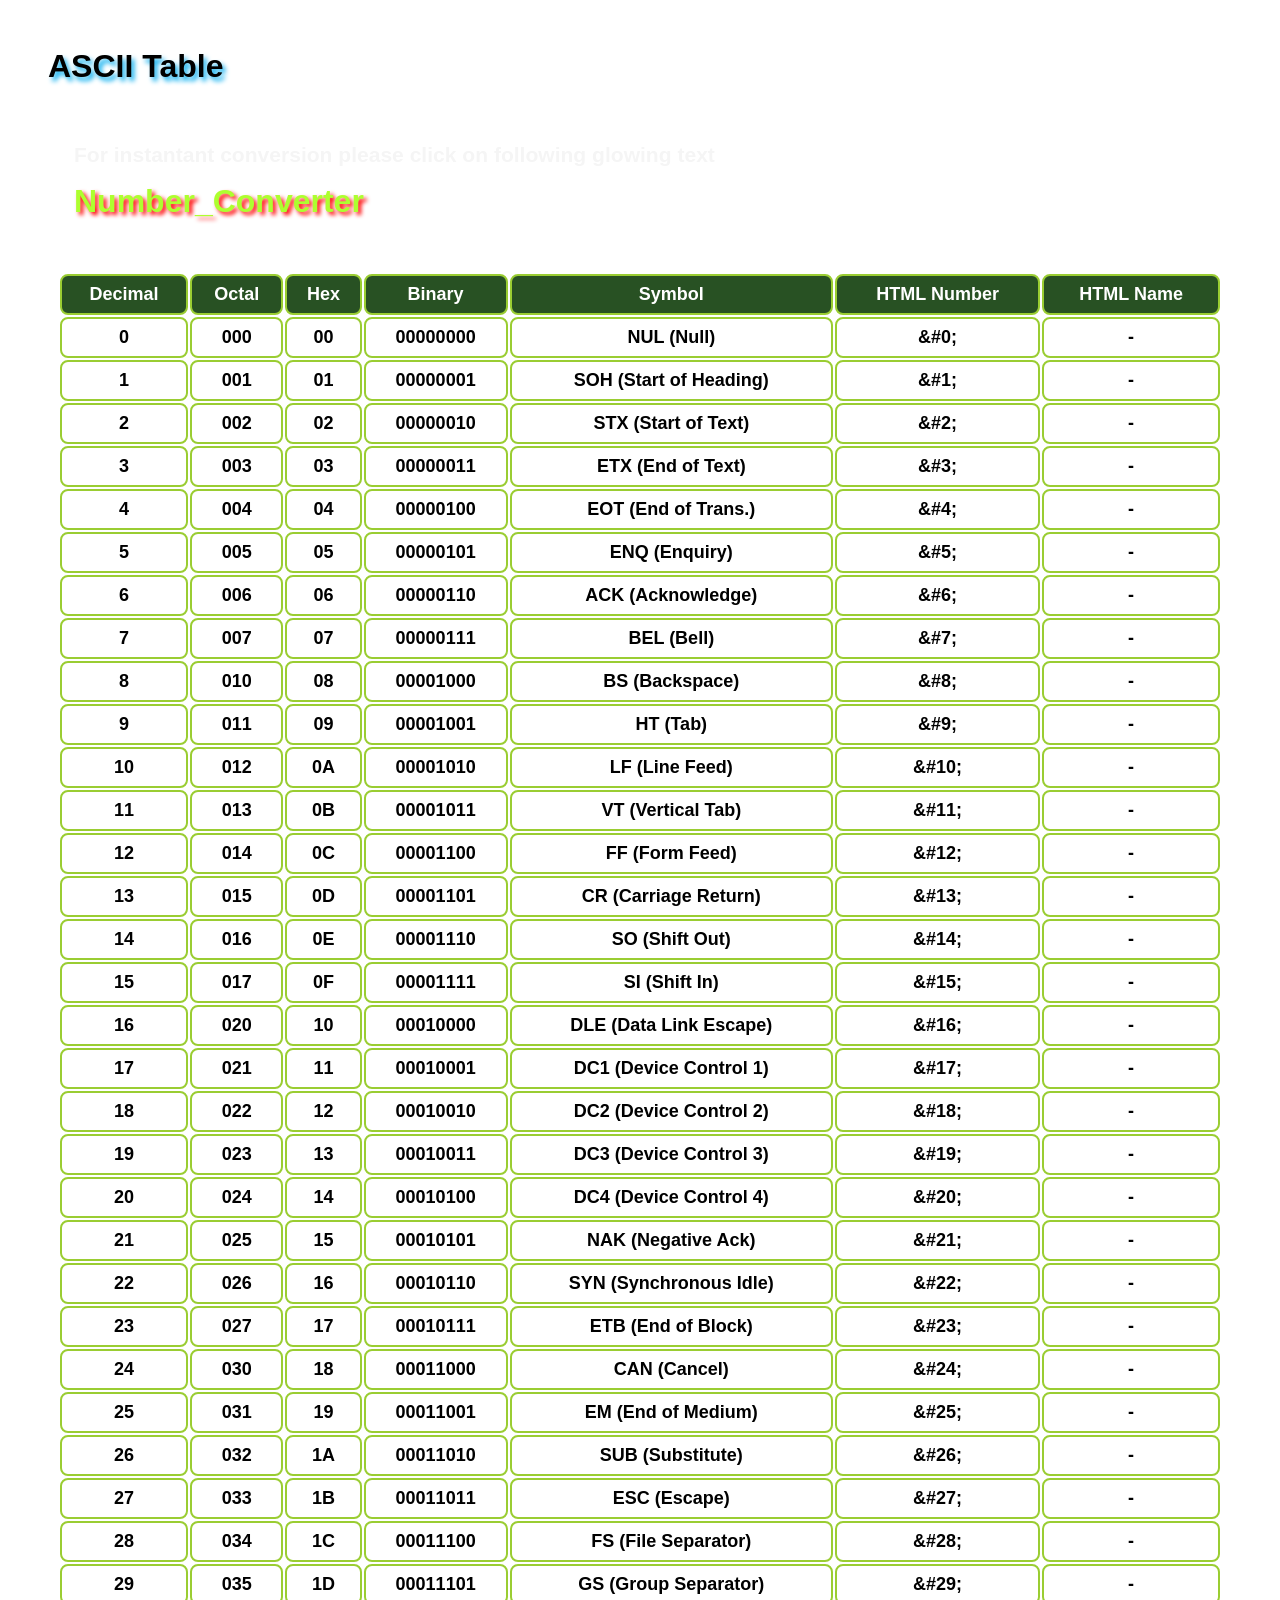
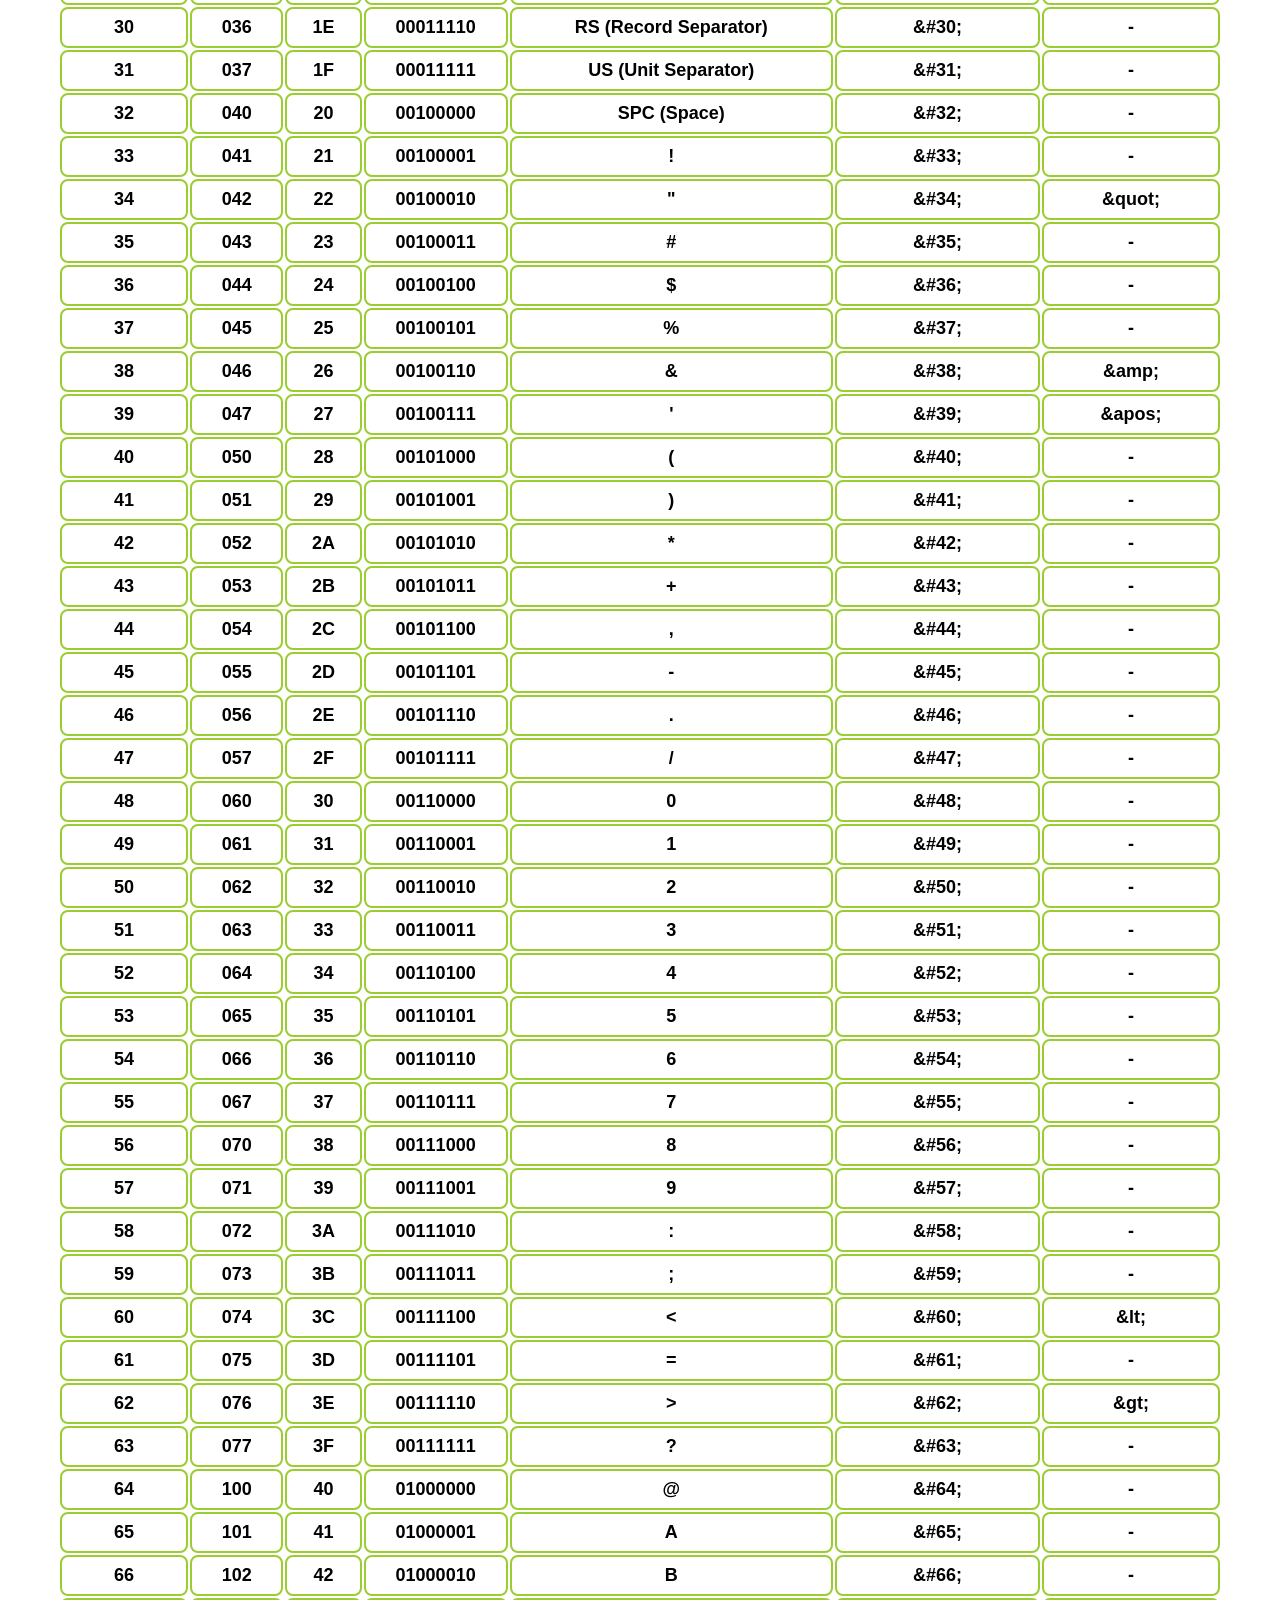
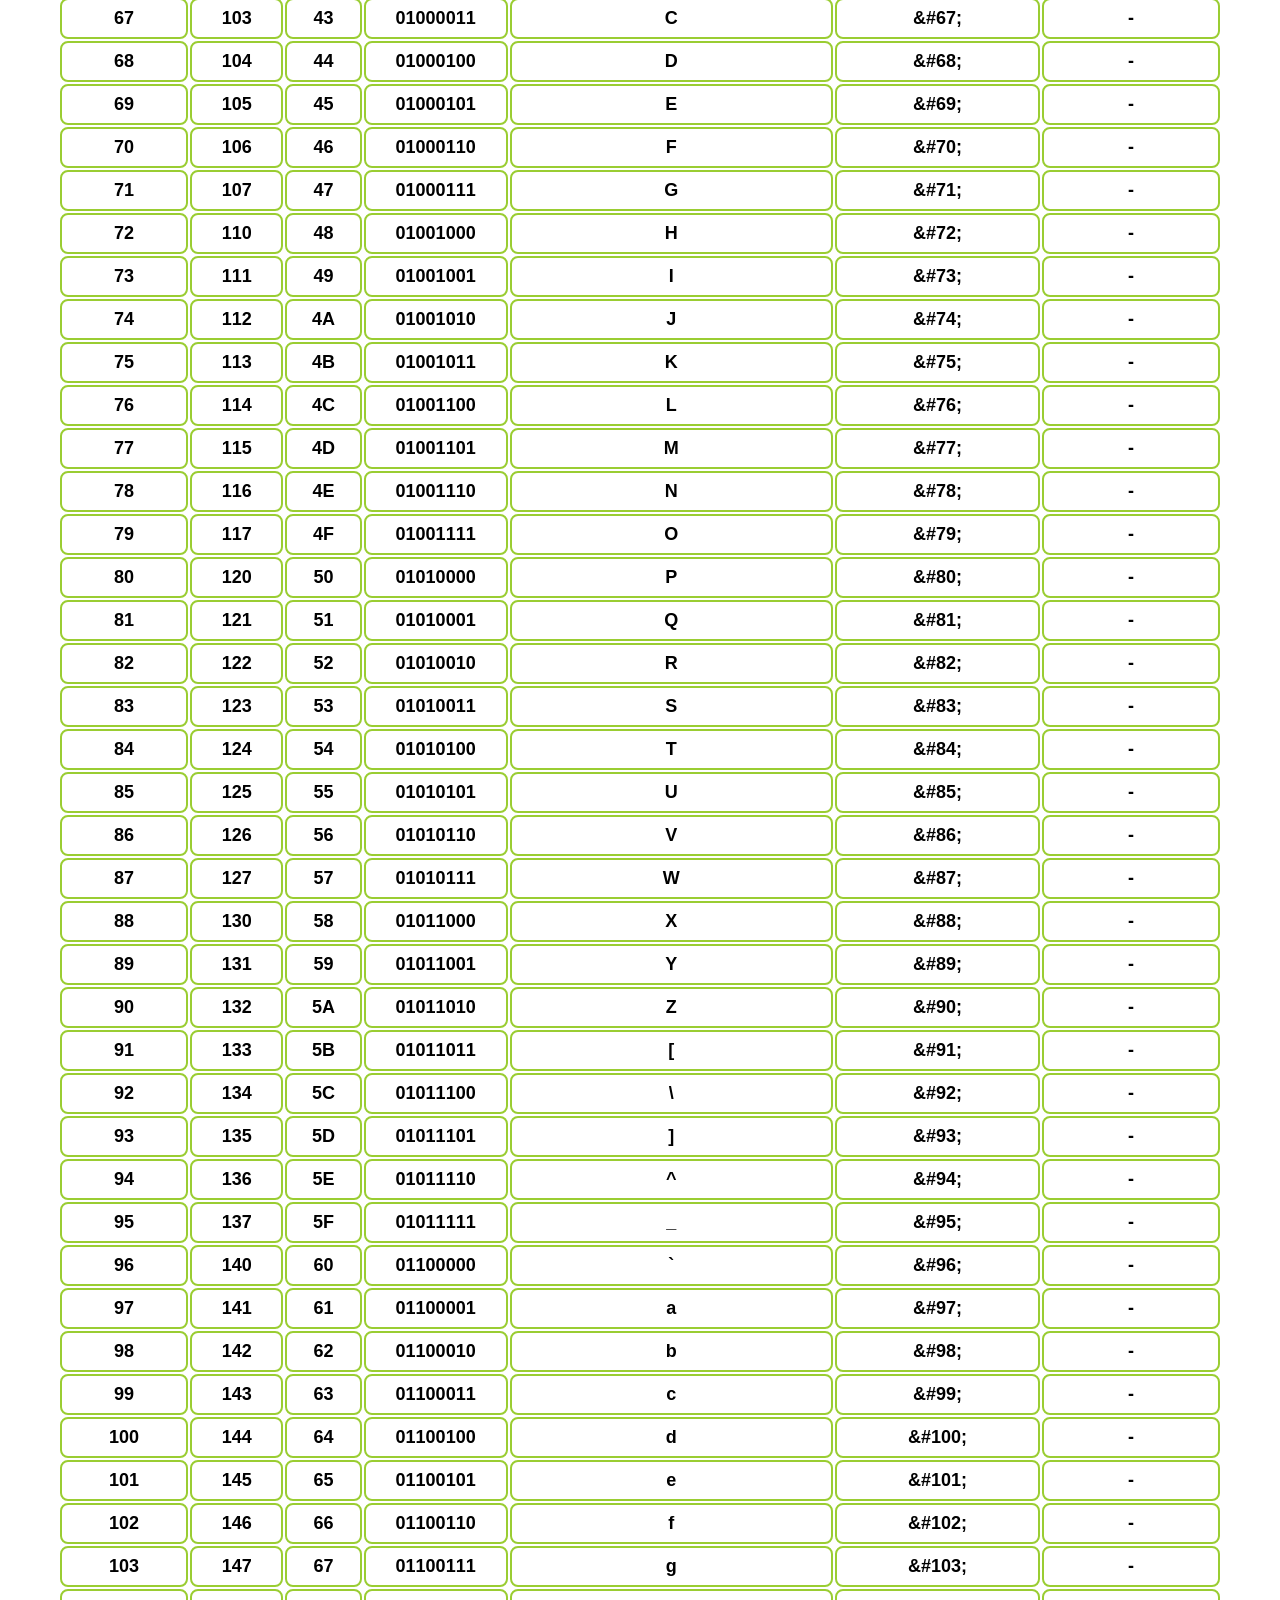
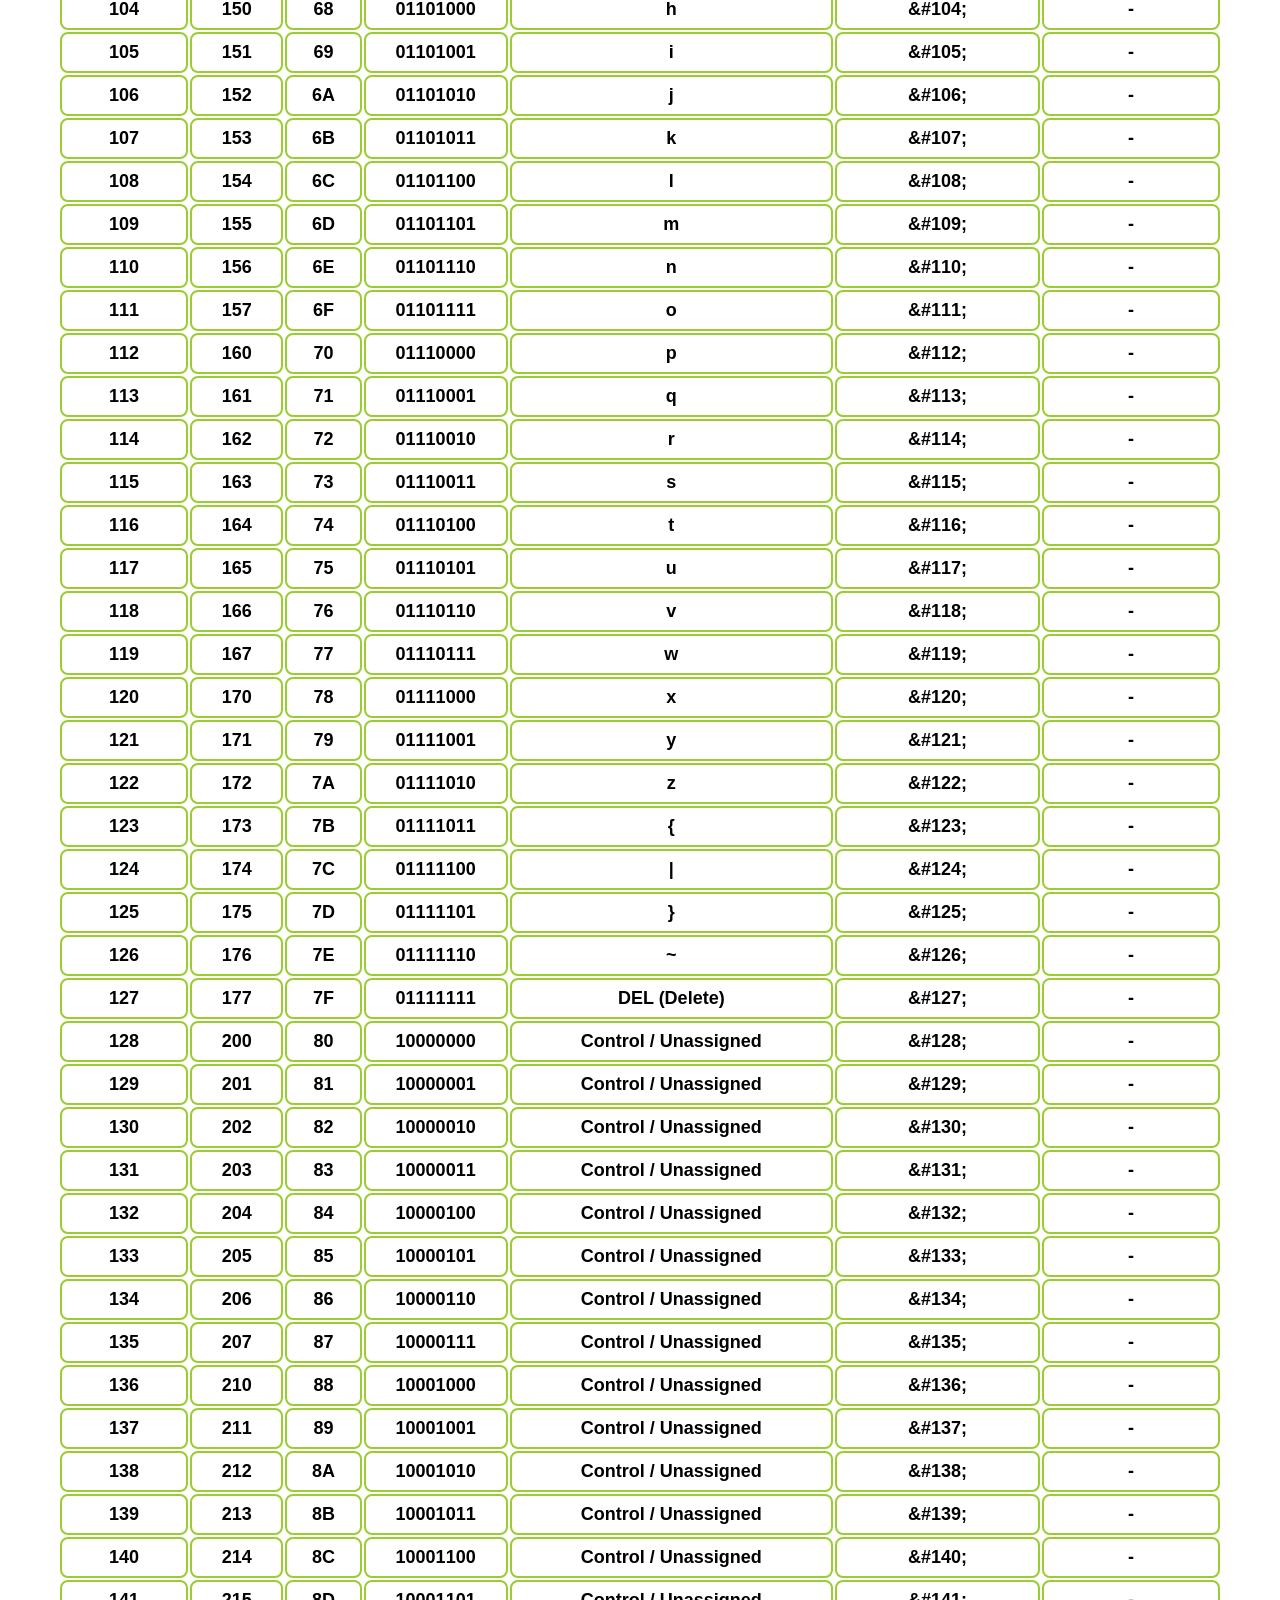
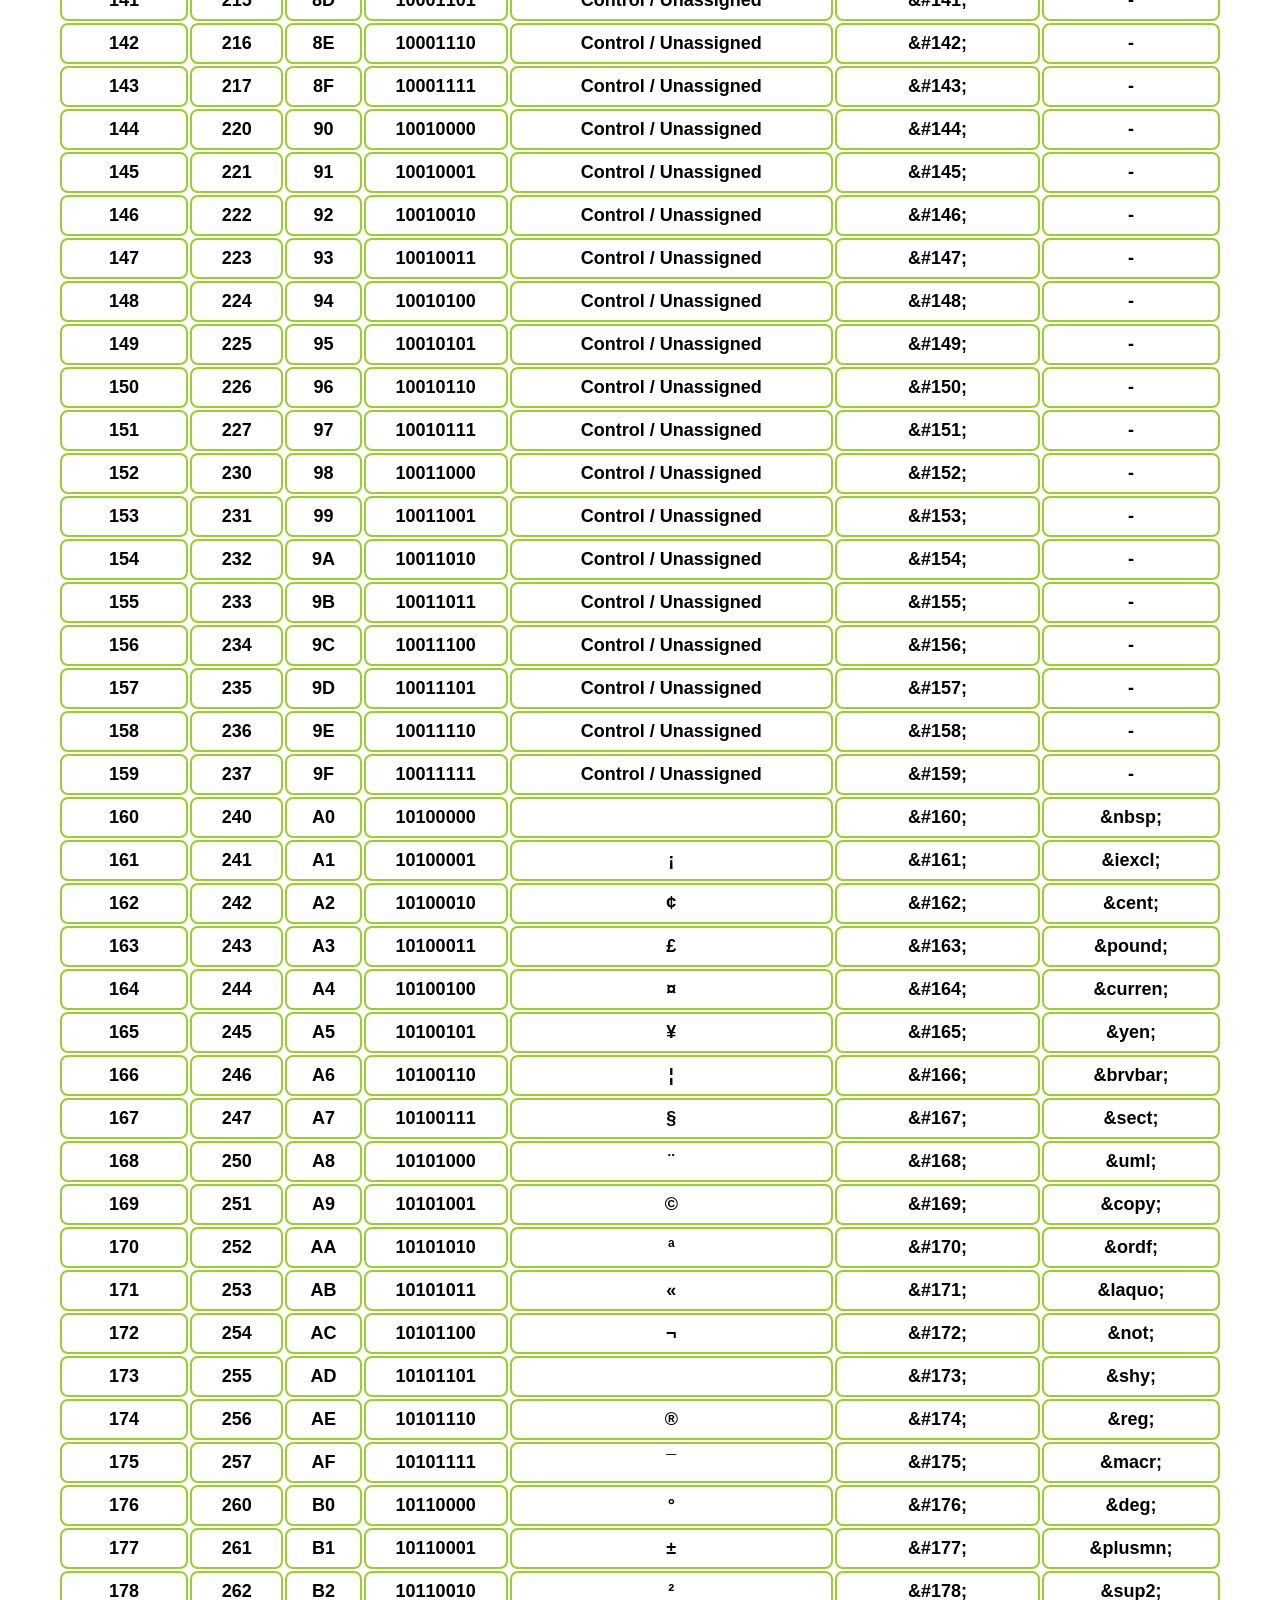
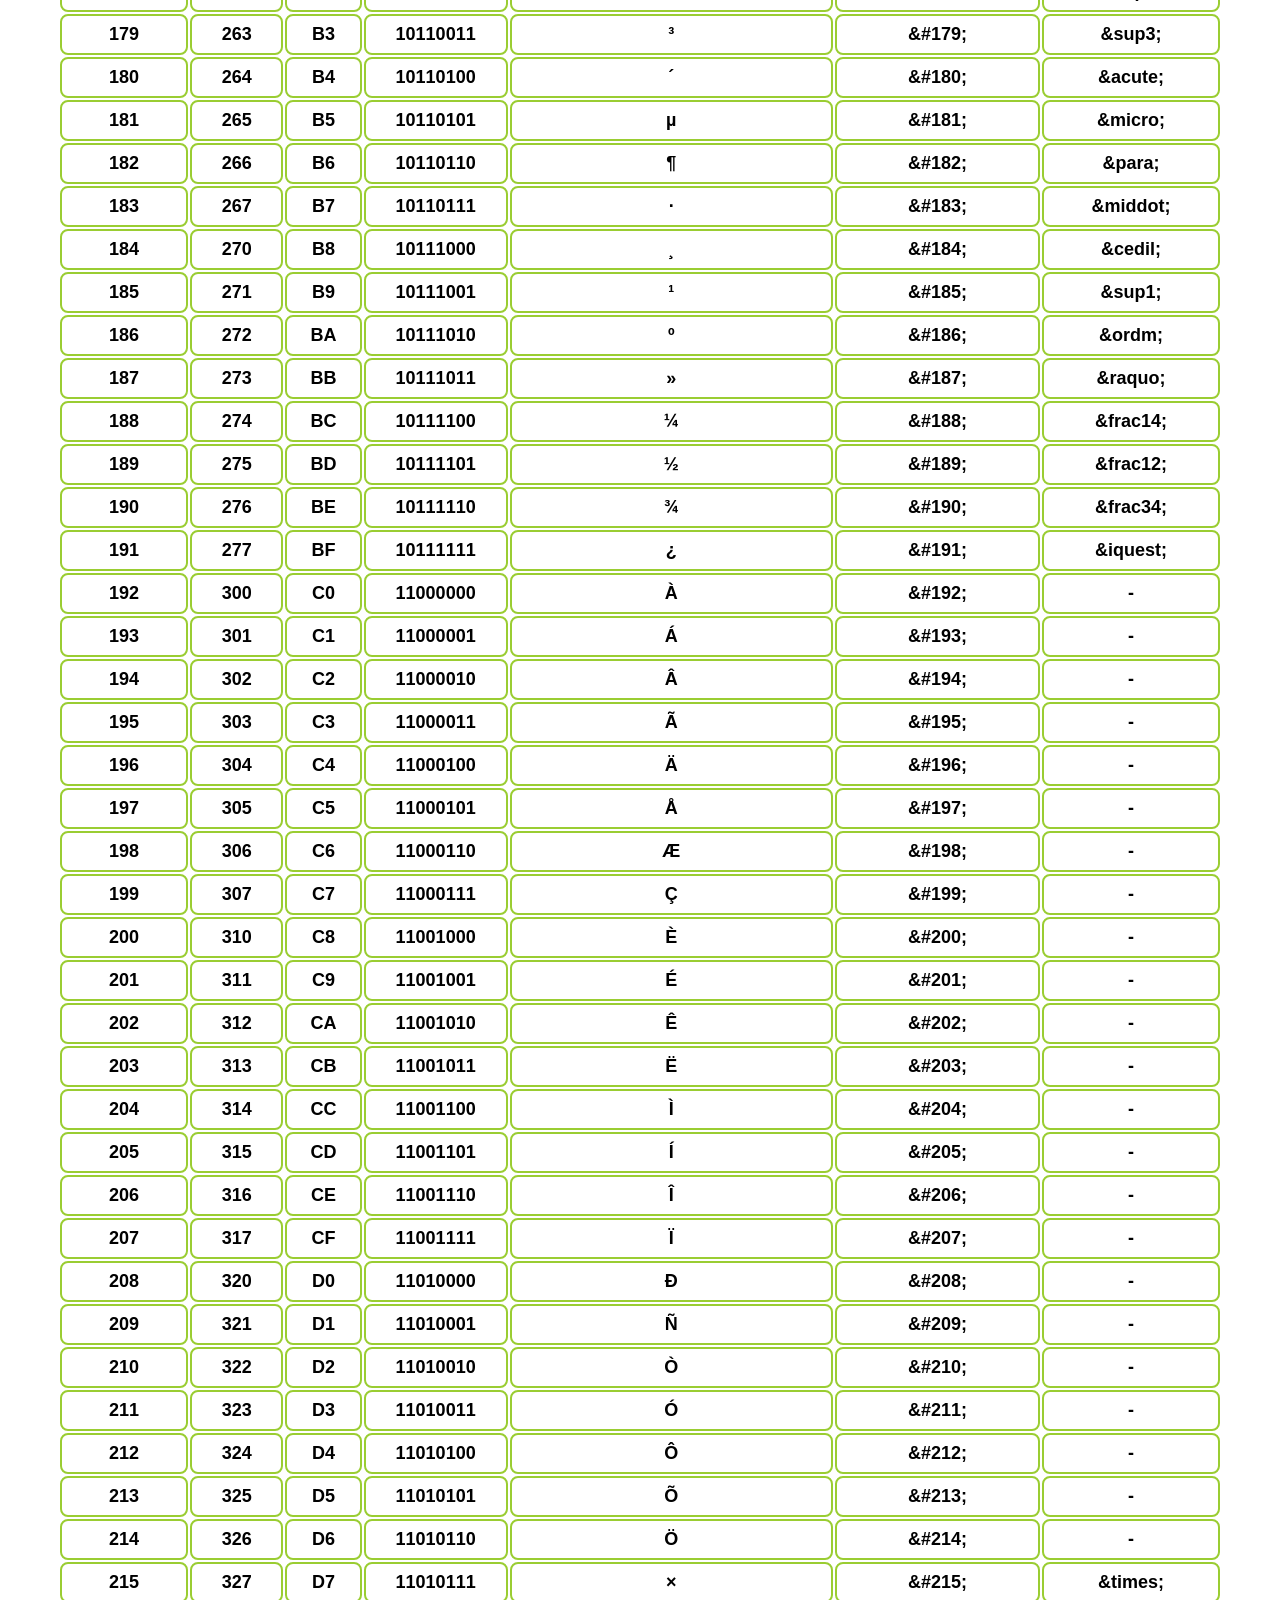
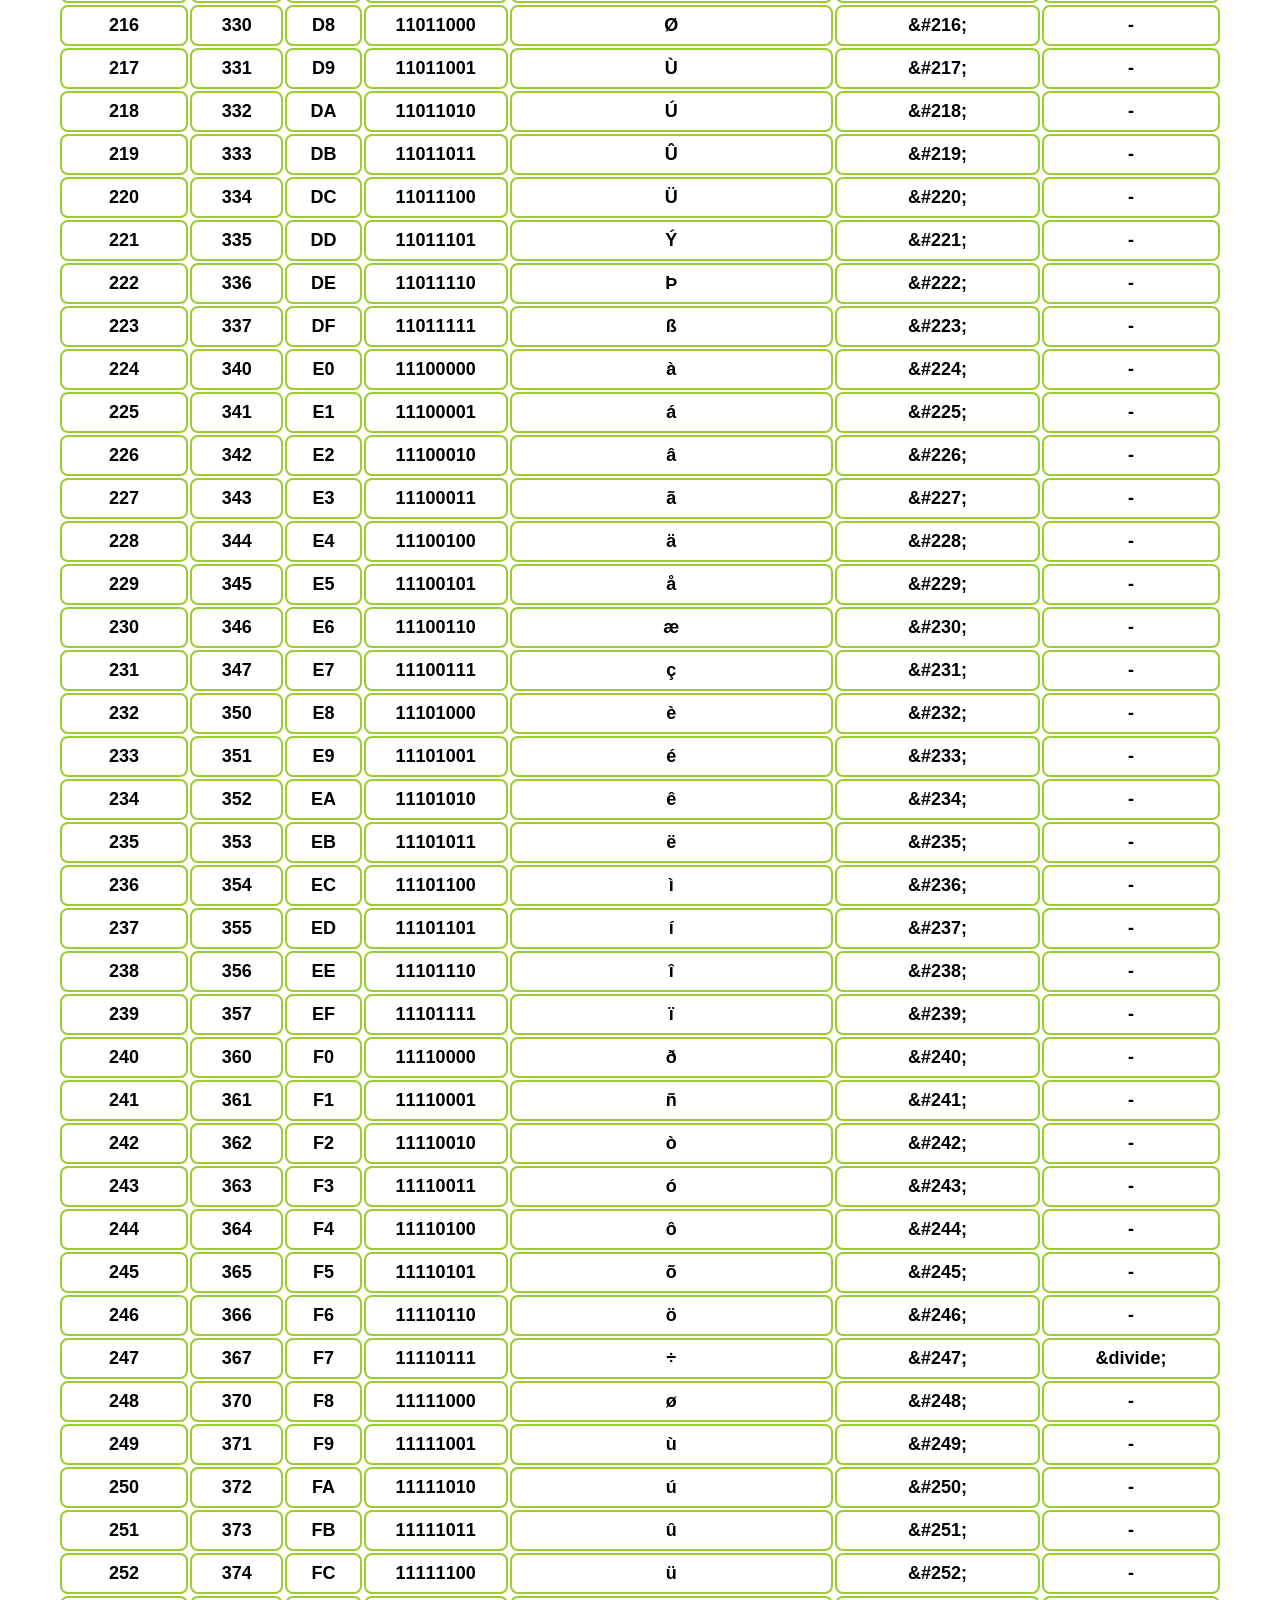
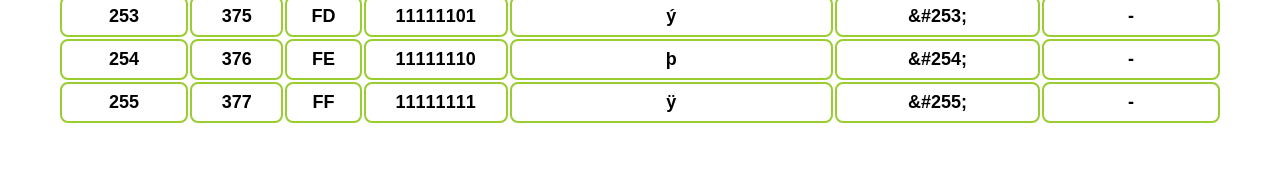
<file: Project1/index.html>
<!DOCTYPE html>
<html lang="en">

<head>
    <meta charset="UTF-8">
    <meta name="viewport" content="width=device-width, initial-scale=1.0">
    <title>ASCII Table</title>
    <link rel="stylesheet" href="style.css">
</head>

<body>
    <h1>ASCII Table</h1>
    <div class="pages">
        <h3> For instantant conversion please click on following glowing text</h3>
        <a href="NumConversion.html">Number_Converter</a>
    </div>

    <table>
        <thead>
            <tr>
                <th>Decimal</th>
                <th>Octal</th>
                <th>Hex</th>
                <th>Binary</th>
                <th>Symbol</th>
                <th>HTML Number</th>
                <th>HTML Name</th>
            </tr>
        </thead>

        <tbody id="asciiTableBody">
        </tbody>
    </table>

    <script src="index.js"></script>
</body>

</html>
</file>
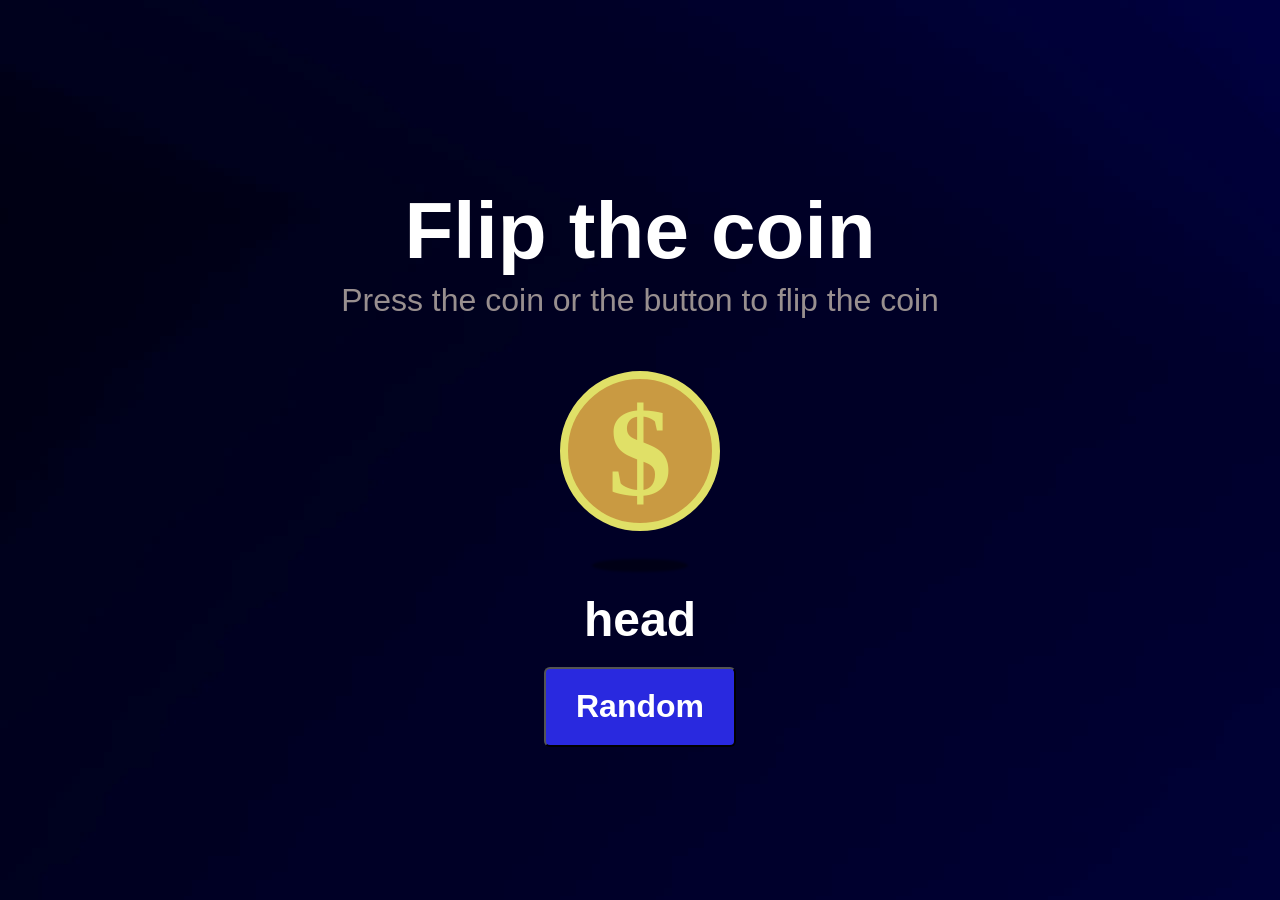
<file: Project2/index.html>
<!DOCTYPE html>
<html lang="eng">
    <head>
        <title></title>
        <link rel="stylesheet" href="style.css">

    </head>
    <body>
        <div class="container">
            <div class="title">
                <h1>Flip the coin</h1>
                <p>Press the coin or the button to flip the coin</p>
            </div>
            <div class="coin">
                <h3 id="Face">$</h3>
            </div>
            <div class="shadow"></div>
            <h3 id="curr_face">head</h3>
            <button id="click_me">Random</buttton>
        </div>

        <script src="index.js"></script>
    </body>
</html>
</file>
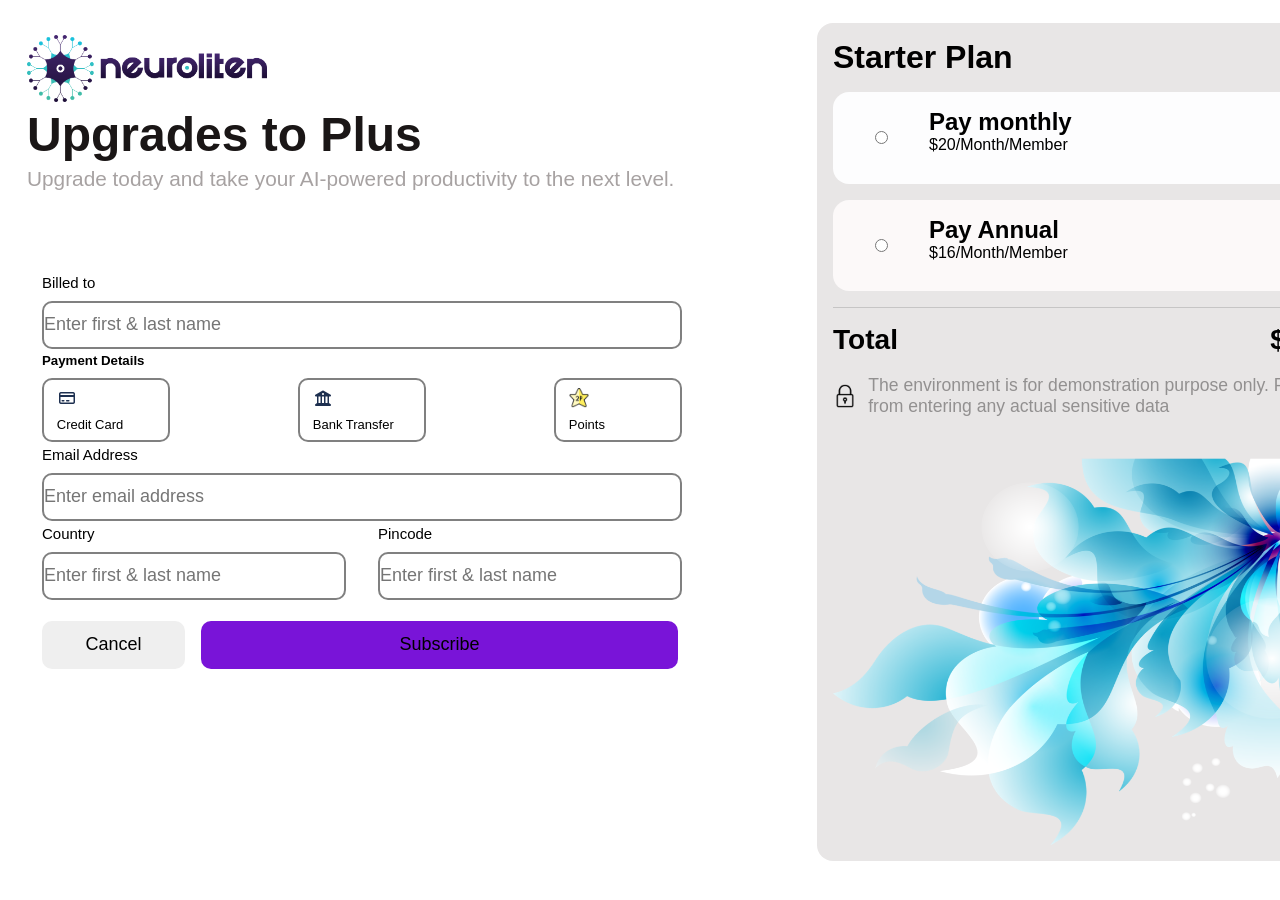
<file: project3/index.html>
<!DOCTYPE html>
<html lang="eng">

<head>
    <title>Subscription_Checkout</title>
    <link rel="stylesheet" href="style.css">

</head>

<body>
    <div class="container">

        <div class="section_A">

            <div class="header">
                <img src="./src/logo1.png" alt="logo">
                <h1>Upgrades to Plus</h1>
                <p>Upgrade today and take your AI-powered productivity to the next level.</p>
            </div>

            <div class="wrapper">
                <!-- Biller div start -->
                <div class="Biller">
                    <label for="name_field">Billed to</label>
                    <input type="text" placeholder="Enter first & last name" id="name_field">
                </div>

                <!-- Payment Options div start -->
                <div class="payment_options">
                    <h5>Payment Details</h5>
                    <div class="options">
                        <div class="option" id="credit_card">
                            <img src="./src/credit_card.png" alt="creditCard" id="pay_icons">
                            <p>Credit Card</p>
                        </div>
                        <div class="option" id="bank_transfer">
                            <img src="./src/bank.png" alt="Bank_transfer" id="pay_icons">
                            <p>Bank Transfer</p>
                        </div>
                        <div class="option" id="re_Points">
                            <img src="./src/points.png" alt="points" id="pay_icons">
                            <p>Points</p>
                        </div>
                    </div>

                </div>

                <div class="Email">
                    <label for="email_field">Email Address</label>
                    <input type="text" placeholder="Enter email address" id="email_field">
                </div>

                <!-- Address div start -->
                <div class="Address">

                    <div class="country">
                        <label for="country_field">Country</label>
                        <input type="text" placeholder="Enter first & last name" id="country_field">
                    </div>
                    <div class="pincode">
                        <label for="pincode_field">Pincode</label>
                        <input type="text" placeholder="Enter first & last name" id="pincode_field">
                    </div>
                    <!-- address div close -->
                </div>


                <div class="Action">
                    <button type="button" id="cancelBtn"> Cancel</button>
                    <button type="button" id="subscribeBtn"> Subscribe</button>
                </div>
            </div>


            <!-- section A end here -->
        </div>



        <div class="section_B">
            <h1 id="plan"> Starter Plan</h1>
            <div class="plan_1" name="Plan">

                <div class="left">
                    <input type="radio" name="plan" id="monthlyPlan" value="monthly">
                </div>
                <div class="right">
                    <h2>Pay monthly</h2>
                    <p>$20/Month/Member</p>
                </div>
            </div>

            <div class="plan_2" name="Plan">
                <div class="left">
                    <input type="radio" name="plan" id="annualPlan" value="annual">
                </div>
                <div class="right">
                    <h2>Pay Annual</h2>
                    <P>$16/Month/Member</P>
                </div>
            </div>

            <div class="checkout">
                <div class="grand_total">
                    <h3 id="total">Total</h3>
                    <h3 id="Amt">$20/Month</h3>
                </div>
                <div class="note">
                    <img src="./src/padlock.png" alt="lock">
                    <p> The environment is for demonstration purpose only. Please retain from entering any actual
                        sensitive data</p>
                </div>

            </div>
            <div class="footer_img">
                <img src="./src/img_2.png" alt="footerimage" id="img">
            </div>


            <!-- section B ends here -->
        </div>




        <!-- container div end -->
    </div>

    <script src="index.js"></script>
</body>

</html>
</file>
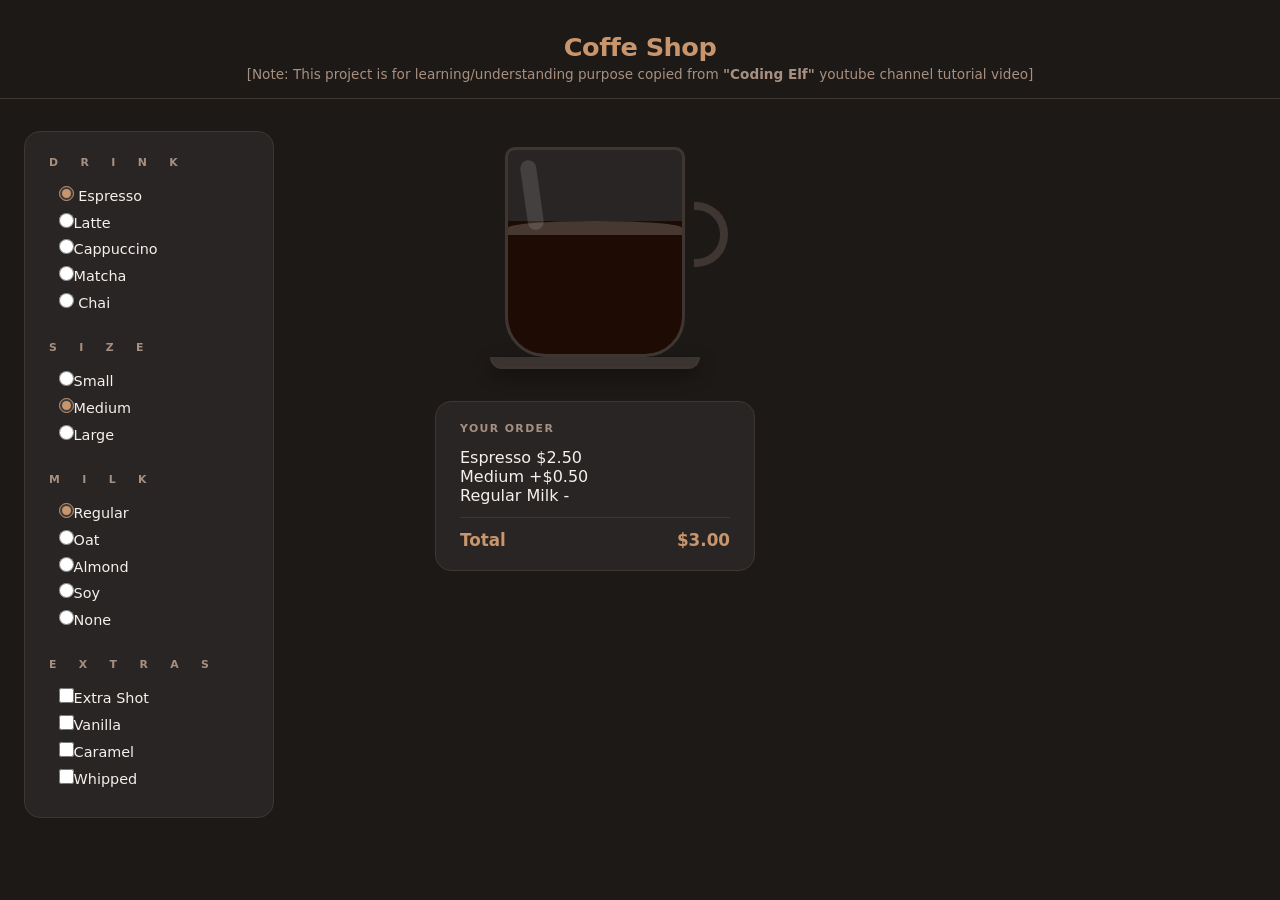
<file: project4/index.html>
<!DOCTYPE html>
<html lang="en">
<head>
    <meta charset="UTF-8">
    <meta name="viewport" content="width=device-width, initial-scale=1.0">
    <title>Coffe Shop</title>
    <link rel="stylesheet" href="style.css">
</head>
<body>
    <header>
        <h1>Coffe Shop</h1>
        <p>[Note: This project is for learning/understanding purpose copied from <b>"Coding Elf"</b> youtube channel tutorial video]</p>
    </header>
    
    <main class="app">
        <section class="panel" aria-label="Order options">
            <div class="option-group">
                <h2>Drink</h2>
                <div class="radio-group">
                    <label><input type="radio" name="drink" value="espresso" checked /> Espresso</label>
                    <label><input type="radio" name="drink" value="latte"/>Latte</label>
                    <label><input type="radio" name="drink" value="cappuccino"/>Cappuccino</label>
                    <label><input type="radio" name="drink" value="matcha"/>Matcha</label>
                    <label><input type="radio" name="drink" value="chai"/> Chai</label>
                </div>
            </div>

            <div class="option-group">
                <h2>Size</h2>
                <div class="radio-group">
                    <label><input type="radio" name="size" value="small"/>Small</label>
                    <label><input type="radio" name="size" value="medium" checked/>Medium</label>
                    <label><input type="radio" name="size" value="large"/>Large</label>
                </div>
            </div>

            <div class="option-group">
                <h2>Milk</h2>
                <div class="radio-group">
                    <label><input type="radio" name="milk" value="regular" checked/>Regular</label>
                    <label><input type="radio" name="milk" value="oat"/>Oat</label>
                    <label><input type="radio" name="milk" value="almond"/>Almond</label>
                    <label><input type="radio" name="milk" value="soy"/>Soy</label>
                    <label><input type="radio" name="milk" value="none"/>None</label>
                </div>
            </div>

            <div class="option-group">
                <h2>Extras</h2>
                <div class="checkbox-group">
                    <label><input type="checkbox" name="extras" value="extrashot"/>Extra Shot</label>
                    <label><input type="checkbox" name="extras" value="vanilla"/>Vanilla</label>
                    <label><input type="checkbox" name="extras" value="caramel"/>Caramel</label>
                    <label><input type="checkbox" name="extras" value="whipped"/>Whipped</label>
                </div>
            </div>
        </section>

        <section class="visual" aria-label="Visual cup and order summary">
            <div class="cup-scene">
                <div class="cup" id="cup">
                    <div class="cup-fill"></div>
                    <div class="cup-shine"></div>
                </div>
                <div class="cup-base"></div>
                <div class="cup-handle"></div>

                <div class="badges" id="badges">
                    <span class="badge" id="badge-extrashot" aria-label="Extra shot">+</span>
                    <span class="badge" id="badge-vanilla" aria-label="Vanilla syrup">~</span>
                    <span class="badge" id="badge-caramel" aria-label="Caramel syrup">*</span>
                    <span class="badge" id="badge-whipped" aria-label="Whipped cream">**</span>
                </div>
            </div>

            <div class="summary" id="summary" aria-live="polite"></div>
        </section>
    </main>
   

    <script src="script.js"></script>
</body>
</html>
</file>
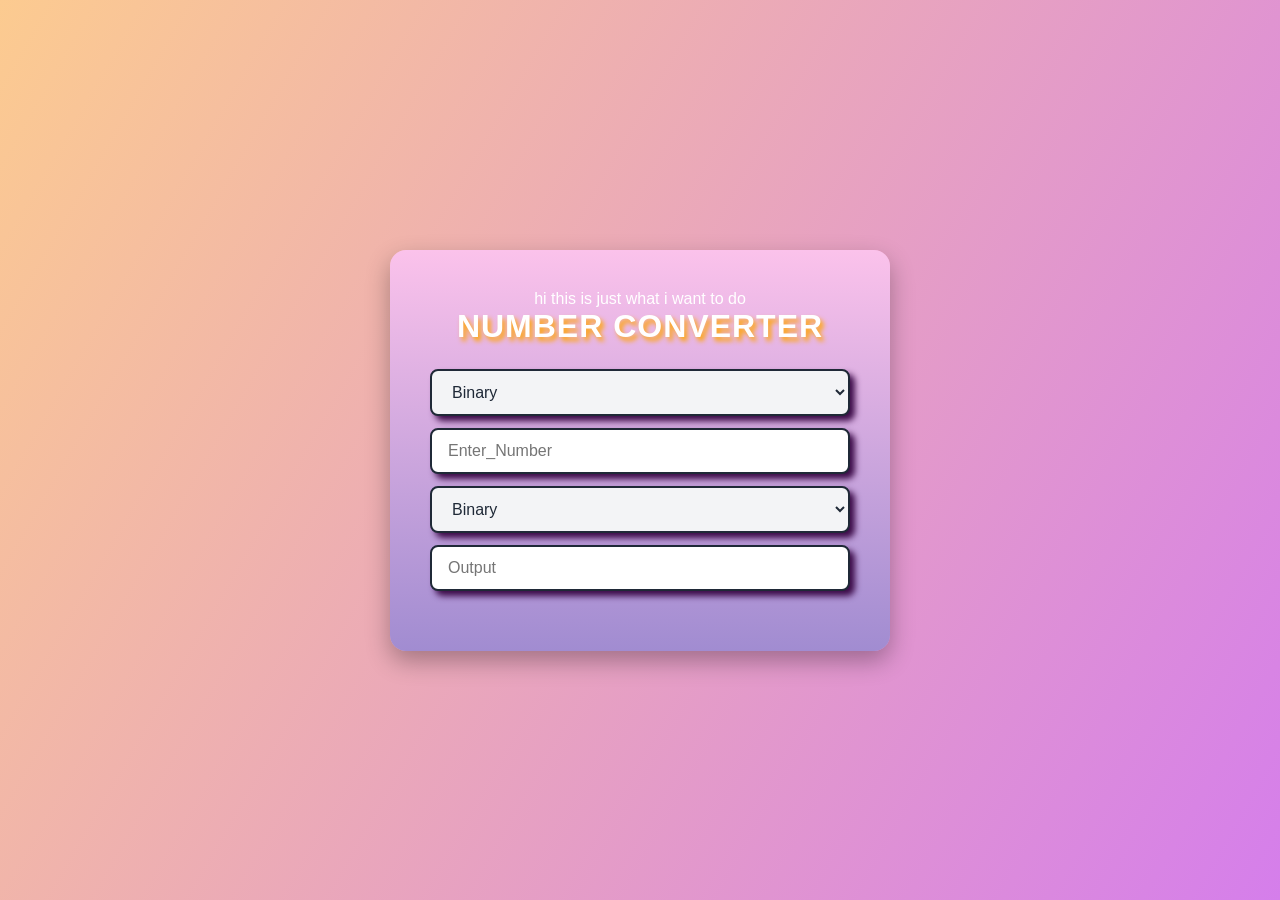
<file: Project1/NumConversion.html>
<!DOCTYPE html>
<html lang="eng">

<head>
    <meta charset="UTF-8">
    <meta name="viewport" content="width=device-width, initial-scale=1.0">
    <title>Practice</title>
    <link rel="stylesheet" href="Num.css">
</head>

<body>
    <div class="container">
        <div class="content">
            <div class="title">
                <p>hi this is just what i want to do</p>
                <h1>NUMBER CONVERTER</h1>
            </div>

            <form class="Main">

                <label id="label0" for="input">
                    <select name="inputBase" id="inputBase" class="select">
                        <option value="binary">Binary</option>
                        <option value="octal">Octal</option>
                        <option value="decimal">Decimal</option>
                        <option value="hexadecimal">Hexadecimal</option>
                    </select>
                </label>

                <input type="text" id="input" placeholder="Enter_Number" class="input_output_field">

                <label for="output" id="label1">
                    <select name="outputBase" id="outputBase" class="select">
                        <option value="binary">Binary</option>
                        <option value="octal">Octal</option>
                        <option value="decimal">Decimal</option>
                        <option value="hexadecimal">Hexadecimal</option>
                    </select>
                </label>

                <input type="text" id="output" placeholder="Output" readonly class="input_output_field">

            </form>
        </div>
    </div>

    <script src="Num.js" alt="JavaScript"></script>
</body>

</html>
</file>
<file: Project1/style.css>
* {
  margin: 0;
  padding: 1rem;
  box-sizing: border-box;
}

body{
    gap: 20px;
    font-family: 'Segoe UI', Tahoma, Geneva, Verdana, sans-serif;
}
body h1{
    font-weight: bold;
    font-family: Verdana, Geneva, Tahoma, sans-serif;
    text-shadow: 3px 4px 5px rgb(6, 173, 239);
    justify-self: center;
}
.pages {
  width: 100%;
  height: auto;
  border: 10px solid transparent;
  border-radius: 16px; /* Adjust radius as desired */
  background-image:
    linear-gradient(rgb(113, 125, 167)),
    linear-gradient(45deg, #ff0000, #0000ff); /* Replace with your desired border gradient */
  background-origin: border-box;
  background-clip: padding-box, border-box;
  font-size: large;
  font-weight: bold;
  color: whitesmoke;
  font-family: "Segoe UI", Tahoma, Geneva, Verdana, sans-serif;
}
.pages a{
    text-decoration: none;
    font-size: 2rem;
    color: greenyellow;
    text-shadow: 3px 3px 4px red;
    animation: glowText 1.5s ease-in-out infinite alternate;
}

@keyframes glowText {
  from {
    text-shadow: 0 0 5px #fff, 0 0 10px #ff007f, 0 0 15px #ff007f;
  }
  to {
    text-shadow: 0 0 10px #fff, 0 0 20px #ff007f, 0 0 30px #ff007f, 0 0 40px #ff007f;
  }
}

table {
  width: 100%;
  padding: 1rem;
  border: 10px solid transparent;
  border-radius: 16px; /* Adjust radius as desired */
  background-image:
    linear-gradient(rgb(179, 183, 176)),
    linear-gradient(45deg, #ff0000, #0000ff, green, yellow); /* Replace with your desired border gradient */
  background-origin: border-box;
  background-clip: padding-box, border-box;
  font-size: large;
  font-weight: bold;
}

th,
td {
   border: 2px solid yellowgreen;
  border-radius: 0.5rem;
  padding: 8px;
  text-align: center;
  overflow: hidden;
}

th {
  background-color: #285123;
  color: white;
  
 
}
</file>
<file: Project2/style.css>
*{
    margin: 0;
    padding: 0;
    box-sizing: border-box;

}

body{
    margin:auto;
    padding: 20px;
    width: 100%;
    height: 100vh;
    display: flex;
    flex-direction: column;
    background-image: url("./src/bg2.jpg") ;
}

.container{
    margin: auto;
    padding: 10px;
    width: 100%;
    height: 100%;
    display: flex;
    flex-direction: column;
    justify-content: center;
    align-items: center;
    gap: 20px;
    border: 10px solid transparent;
    border-radius: 16px; /* Adjust radius as desired */
    background-image: 
    linear-gradient(rgb(29, 34, 50)), 
    linear-gradient(45deg, #ff0000, #0000ff); /* Replace with your desired border gradient */
    background-origin: border-box;
    background-clip: padding-box, border-box;
    font-family: 'Segoe UI', Tahoma, Geneva, Verdana, sans-serif;
}

.title{
    margin: 1rem;
    padding: 1rem;
    display: flex;
    flex-direction: column;
    align-items: center;
    gap: 5px;
}
.title h1{
    font-size: 5rem;
    color: white;
}

.title p{
    font-size: 2rem;
    color: rgb(152, 143, 143);
}

.coin{
    position: relative;
    display: flex;
    flex-direction: column;
    width: 10rem;
    height: 10rem;
    background-color: rgb(201, 154, 66);
    border: 0.5rem solid rgb(224, 224, 103);
    border-radius: 50%;
    justify-self: center;
    align-items: center;
}

#Face{
    position: relative;
    font-size: 8rem;
    font-family: 'Times New Roman', Times, serif;
    color:rgb(224, 224, 103);
}


.flip {
    animation: flipCoin 1s ease-in-out;
}

@keyframes flipCoin {
    from {
        transform: rotateX(0deg);
    }

    to {
        transform: rotateX(1080deg);
    }
}

.shadow {
    display: block;
    width: 6rem;                  /* Slightly narrower than the coin for a natural look */
    height: 0.8rem;               /* Oval shape */
    background-color: rgba(0, 0, 0, 0.4); /* Dark semi-transparent color */
    border-radius: 50%;           /* Curves into an ellipse */
    filter: blur(1px);            /* Softens the shadow edges */
    margin-top: 0.5rem;           /* Adds space between the coin and shadow */
}

#curr_face{
    color: white;
    font-size: 3rem;
}

#click_me{
    display: flex;
    width: 12rem;
    height: 5rem;
    background-color: rgb(41, 41, 223);
    color: white;
    border-radius: 6px;
    font-size: 2rem;
    font-weight: bold;
    align-items: center;
    justify-content: center;
}

#click_me:hover{
    background-color: #3b3b53;
}
</file>
<file: project3/style.css>
*{
    padding: 0;
    margin: 0;
    box-sizing: border-box;
}

/* body{
    margin:auto;
    padding: 20px;
    width: 100%;
    height: 100vh;
    display: flex;
    flex-direction: column;
    background-color: gray ;
} */

.container{
    width: 1440px;
    height: 900px;
    margin: auto;
    /* padding: 1.5rem; */
    padding-top: 0.5rem;
    padding-bottom: 1.5rem; 
    display: flex;
    border: 10px solid transparent;
    justify-content: space-between;
    border-radius: 16px; /* Adjust radius as desired */
    background-image: 
    linear-gradient(rgb(251, 251, 251)), 
    linear-gradient(45deg, #ff0000, #0000ff); /* Replace with your desired border gradient */
    background-origin: border-box;
    background-clip: padding-box, border-box;
}

@media screen and (max-width: 600px) {
  .container {
    flex-direction: column;
    width: 720px;
    height: auto;
  }
}

.section_A{
    display: flex;
    flex-direction: column;
    width: 55rem;
    height: auto;
    background-color: white;
    margin: 5px;
    padding: 10px;
    font-family: 'Segoe UI', Tahoma, Geneva, Verdana, sans-serif;
    row-gap: 4rem;
}

@media screen and (max-width: 600px) {
    .section_A{
        flex-direction: column;
        width: 40rem;
    }
}

.wrapper{
    width: 100%;
    height: 100%;
    padding: 10px;
    margin: 5px;
}

.header{
    width: 100%;
    padding: 2px;
    height: auto;
    display: flex;
    flex-direction: column;
    justify-content: start;
    gap: 5px;
}

.header img{
    width: 15rem;
}

.header h1{
    font-size: 3rem;
    color: rgb(26, 22, 22);
}
.header p{
    font-size: 1.3rem;
    color: rgb(167, 162, 162);
    font-weight: 400;
}

.Biller{
    width: 100%;
    height: auto;
    display: flex;
    padding: 2px;
    flex-direction: column;
    justify-content: start;
    gap: 10px;
    font-size: 15px;
    font-weight: 500;
}

.Biller input{
    width: 40rem;
    height: 3rem;
    border: 2px solid gray;
    border-radius: 10px;
    font-size: 18px;
}

.payment_options{
    width: 100%;
    height: auto;
    padding: 2px;
    display: flex;
    flex-direction: column;
    justify-content: space-between;
    gap: 10px;
}

.options{
    width: 40rem;
    height: auto;
    display: flex;
    gap: 5rem;
    justify-content: space-between;
}

.option{
    display: flex;
    flex-direction: column;
    width: 8rem;
    height: 4rem;
    padding-top: 3px;
    padding-bottom: 3px;
    padding-left: 0.8rem;
    background-color: white;
    border: 2px solid gray;
    border-radius: 10px;
    font-size: 13px;
    font-weight: 450;
    justify-content: space-around;
}

.option img{
    width: 20px;
}

.Email{
    width: 100%;
    height: auto;
    display: flex;
    padding: 2px;
    flex-direction: column;
    justify-content: start;
    gap: 10px;
    font-size: 15px;
    font-weight: 500;
}

.Email input{
    width: 40rem;
    height: 3rem;
    border: 2px solid gray;
    border-radius: 10px;
    font-size: 18px;
}

.Address{
    width: 40rem;
    height: 6rem;
    display: flex;
    padding: 2px;
    justify-content: space-between;
    gap: 2rem;
    font-size: 15px;
    font-weight: 500;
}

.country{
    display: flex;
    flex-direction: column;
    gap: 10px;
}

.pincode{
    display: flex;
    flex-direction: column;
    gap: 10px;
}


.country input{
    width: 19rem;
    height: 3rem;
    border: 2px solid gray;
    border-radius: 10px;
    font-size: 18px;
}

.pincode input{
    width: 19rem;
    height: 3rem;
    border: 2px solid gray;
    border-radius: 10px;
    font-size: 18px;
}

.Action{
    width: 40rem;
    height: 6rem;
    display: flex;
    padding: 2px;
    justify-content: space-between;
    gap: 1rem;
    font-size: 15px;
    font-weight: 500;
}

#cancelBtn{
    width: 9rem;
    height: 3rem;
    border: none;
    border-radius: 10px;
    font-size: 18px;
}

#subscribeBtn{
    width: 30rem;
    height: 3rem;
    border: none;
    border-radius: 10px;
    font-size: 18px;
    background-color: rgb(121, 20, 216);
}

.section_B{
    display: flex;
    flex-direction: column;
    margin: 5px;
    padding: 1rem;
    width: 40rem;
    height: auto;
    background-color: rgb(232, 230, 230);
    border: none;
    border-radius: 1rem;
    font-family: 'Segoe UI', Tahoma, Geneva, Verdana, sans-serif;
    gap: 1rem;
}

.plan_1{
    display: flex;
    width: 36rem;
    height: 6.5rem;
    padding: 1rem;
    background-color: rgb(253, 253, 254);
    border: none;
    border-radius: 1rem;
}

.plan_2{
    display: flex;
    width: 36rem;
    height: 6.5rem;
    padding: 1rem;
    background-color: #fcf9f9;
    border: none;
    border-radius: 1rem;
}

.left{
    display: flex;
    width: 4rem;
    justify-content: center;
    align-items: center;
}

.right{
    width: 30rem;
    padding-left: 1rem;
}

.checkout{
    display: flex;
    flex-direction: column;
    padding-top: 1rem;
    width: 36rem;
    height: 9rem;
    gap: 1.2rem;
    border-top: 0.1rem solid rgb(198, 197, 197);
}

.grand_total{
    display: flex;
    justify-content: space-between;
    font-size: 1.5rem;
    font-weight: bold;
}

.note{
    display: flex;
    width: 100%;
    gap: 0.7rem;
    font-size: 1.1rem;
    color: #929090;
}

.note img{
    width: 1.5rem;
    height: 1.5rem;
    justify-self: center;
    align-self: center;
}

.footer_img{ 
    display: flex;
    flex-direction: column;
    width: 36rem;
    height: 25rem;
    gap: 1rem;
    background-color: rgb(232, 230, 230);
}

.footer_img img{
    width: 100%;
    height: 100%;
    overflow: hidden;
}
</file>
<file: project4/style.css>
*, *::before, *::after{ box-sizing: border-box; margin:0; padding:0;}

:root{
    --bg:           #1c1917;
    --surface:      #292524;
    --surface-2:    #3a3330;
    --accent:       #c8956c;
    --accent-dim:   #8c6040;
    --text:         #f5f0eb;
    --muted:        #a89080;
    --border:       #3f3632;
    --radius:       16px;
    --shadow:       0 8px 32px rgba(0,0,0,.45);
}
body{
    font-family: system-ui, -apple-system, BlinkMacSystemFont, 'Segoe UI', Roboto, Oxygen, Ubuntu, Cantarell, 'Open Sans', 'Helvetica Neue', sans-serif;
    background: var(--bg);
    color: var(--text);
    min-height: 100vh;
    display: flex;
    flex-direction: column;
}

header{
    text-align: center;
    padding: 2rem 1rem 1rem;
    border-bottom: 1px solid var(--border);
}

header h1{
    font-size: 1.6rem;
    font-weight: 700;
    letter-spacing: -.5px;
    color: var(--accent);
}



header p{
    font-size: 0.85rem;
    color: var(--muted);
    margin-top: 0.25rem;
}

.app{
    display: flex;
    gap: 2.5rem;
    max-width: 900px;
    padding: 2rem 1.5rem 4rem;
    width: 100%;
    flex: 1;
    align-items: flex-start;
}

.panel{
    background: var(--surface);
    border: 1px solid var(--border);
    border-radius: var(--radius);
    padding: 1.5rem;
    display: flex;
    flex-direction: column;
    gap: 1.5rem;
    flex: 0 0 250px;
}

.option-group h2{
    font-size: 0.68rem;
    font-weight: 700;
    text-transform: uppercase;
    letter-spacing: 1.4rem;
    color: var(--muted);
    margin-bottom: 0.65rem;
}

.radio-group,
.checkbox-group{
    display: flex;
    flex-direction: column;
    align-items: start;
    gap: 0.55rem;
    font-size: 0.9rem;
    cursor: pointer;
    padding: 0.4rem 0.6rem;
    border-radius: 8px;
    color: var(--text);
    transition: background 0.15s;
}

.radio-group label:hover,
.checkbox-group label:hover{
    background: var(--surface-2);
}

input[type="radio"],
input[type="checkbox"] {
    accent-color: var(--accent);
    width: 15px;
    height: 15px;
    flex-shrink: 0;
    cursor: pointer;
}

.visual {
    flex: 1;
    display: flex;
    flex-direction: column;
    align-items: center;
    gap: 2rem;
    padding-top: 1rem;
}

.cup-scene {
    position: relative;
    display: flex;
    flex-direction: column;
    align-items: center;
}

.cup {
    position: relative;
    width: 180px;
     height: 210px;
     background: var(--surface);
     border: 3px solid var(--border);
     border-radius:  10px 10px 40px 40px;
     overflow: hidden;
     box-shadow:
     var(var(--shadow),
     inset 0 -6px 16px rgba(0, 0, 0, 0.3));
}

.cup-fill{
    position: absolute;
    bottom: 0;
    left: 0;
    right: 0;
    height: var(--fill-height, 65%);
    background: var(--fill-color, #7b4f2e);
    transition: 
    height 0.4s ease,
    background 0.4s ease;
    border-radius: 0 0 37px 37px;
}

.cup-fill::before {
    content: "";
    position: absolute;
    top: 0;
    left: 0;
    right: 0;
    height: 14px;
    background: rgba(255, 255, 255, 0.18);
    border-radius: 50% 50% 0 0 / 7px 7px 0 0;
}

.cup-shine {
    position: absolute;
    top: 10px;
    left: 16px;
    width: 16px;
    height: 70px;
    background: rgba(255, 255, 255, 0.12);
    border-radius: 12px;
    transform: rotate(-8deg);
    pointer-events: none;
}

.cup-base {
    width: 210px;
    height: 12px;
    background: var(--surface-2);
    border-radius: 0 0 50px 50px;
    border: 2px solid var(--border);
    border-top: none;
    box-shadow: 0 6px 18px rgba(0, 0, 0, 0.4);
}

.cup-handle{
    position: absolute;
    right: -28px;
    top: 55px;
    width: 34px;
    height: 65px;
    border: 8px solid var(--border);
    border-left: none;
    border-radius: 0 32px 32px 0;
}

.badges {
    position: absolute;
    top: -10px;
    right: -42px;
    display: flex;
    flex-direction: column;
    gap: 6px;
}

.badge{
    display:none;
    width: 30px;
    height: 30px;
    background: var(--accent);
    color:#fff;
    border-radius: 50%;
    font-size: 0.9rem;
    line-height: 1;
    align-items: center;
    justify-content: center;
    box-shadow: 0 2px 8px rgba(0, 0, 0, 0.35);
    animation: popIn 0.2s cubic-bezier(0.34, 1.56, 0.64, 1);
}

.badge.visible {
    display: flex;
}

@keyframes popIn {
    from{
        transform: scale(0);
        opacity: 0;
    }
    to{
        transform: scale(1);
        opacity: 1;;
    }
}

.summary {
    background: var(--surface);
    border: 1px solid var(--border);
    border-radius: var(--radius);
    padding: 1.25rem 1.5rem;
    width: 100%;
    max-width: 320px;
}

.summary h3{
    font-size: 0.68rem;
    font-weight: 700;
    text-transform: uppercase;
    letter-spacing: 1.4px;
    color: var(--muted);
    margin-bottom: 0.8rem;
}

.summay-row {
    display: flex;
    justify-content: space-between;
    align-items: center;
    font-size: 0.88rem;
    padding: 0.28rem 0;
    color: var(--text);
}

summary-row span:last-child {
    color: var(--muted);
    font-size: 0.84rem;
}

.summary-divider {
    border: none;
    border-top: 1px solid var(--border);
    margin: 0.75rem 0;
}

.summary-total {
    display: flex;
    justify-content: space-between;
    align-items: center;
    font-weight:  700;
    font-size: 1.05rem;
    color: var(--accent);
}

@media(max-width: 620px) {
    .app {
        flex-direction: column;
        align-items: center;
        gap: 1.5rem;
        padding: 1.2rem 1rem 3rem;
    }
    .panel {
        flex: unset;

    }
}
</file>
<file: Project1/Num.css>
/* Base Styles */
* {
  box-sizing: border-box;
  margin: 0;
  padding: 0;
  font-family: "Segoe UI", Tahoma, Geneva, Verdana, sans-serif;
}

body {
  background-image: linear-gradient(120deg, #fccb90 0%, #d57eeb 100%);
  color: #ffffff;
  display: flex;
  justify-content: center;
  align-items: center;
  min-height: 100vh;
  padding: 20px;
}

/* Main Container */
.container {
  background-image: linear-gradient(to top, #a18cd1 0%, #fbc2eb 100%);
  padding: 40px;
  border-radius: 16px;
  box-shadow: 0 10px 25px rgba(0, 0, 0, 0.3);
  width: 100%;
  max-width: 500px;
  text-align: center;
}

/* Title */
h1 {
  font-size: 2rem;
  font-weight: 700;
  margin-bottom: 24px;
  letter-spacing: 1px;
  text-transform: uppercase;
  text-shadow: 3px 4px 5px orange;
}

/* Input & Dropdown Groups */
.Main {
  display: flex;
  flex-direction: column;
  gap: 12px;
  margin-bottom: 20px;
}

select,
input {
  width: 100%;
  padding: 12px 16px;
  font-size: 1rem;
  border: 2px solid;
  border-radius: 8px;
  box-shadow: 5px 5px 6px #3b0a47;
  outline: none;
  transition: all 0.2s ease-in-out;
}

/* Dropdown */
select {
  background-color: #f3f4f6;
  color: #1f2937;
  cursor: pointer;
  flex: 1;
}

/* Text Input */
input {
  background-color: #ffffff;
  color: #1f2937;
  flex: 1.5;
}

select:focus,
input:focus {
  border-color: #3b82f6;
  box-shadow: 0 0 0 3px rgba(59, 130, 246, 0.3);
}

/* Responsive adjustment for small screens */
@media (max-width: 480px) {
  .input-group {
    flex-direction: column;
  }
}
</file>
